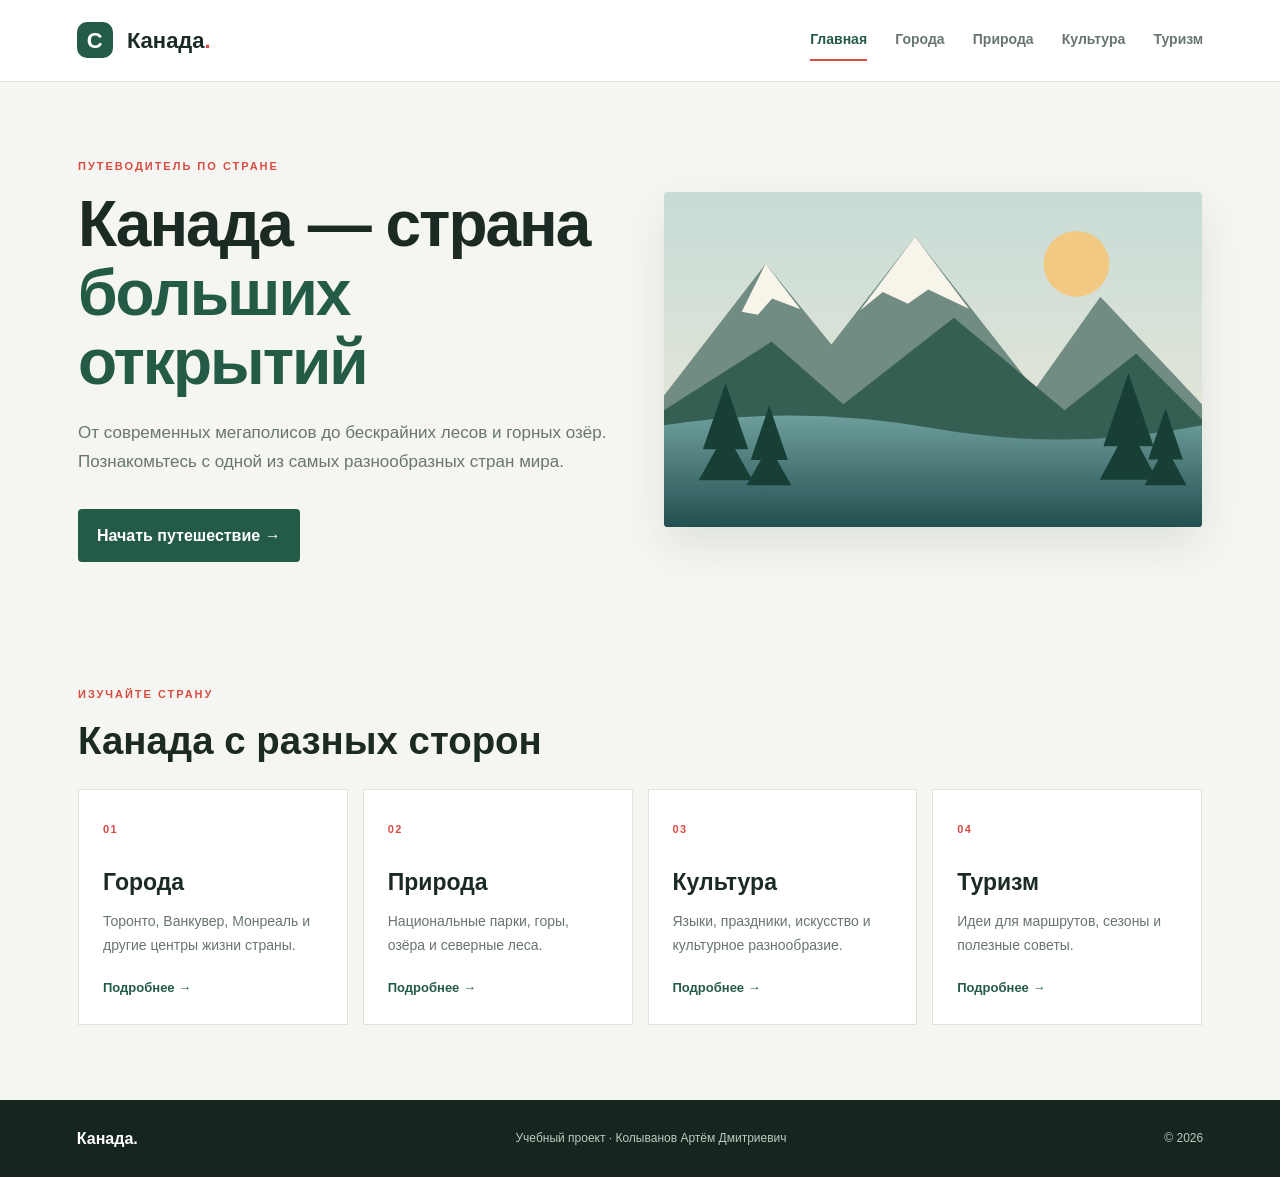
<file: index.html>
<!DOCTYPE html>
<html lang="ru"><head><meta charset="UTF-8"><meta name="viewport" content="width=device-width, initial-scale=1.0"><meta name="description" content="Путеводитель по Канаде: города, природа, культура и туризм."><title>Главная — Канада</title><link rel="stylesheet" href="css/style.css"></head>
<body><header class="header"><a class="brand" href="index.html"><span>C</span> Канада<span class="red">.</span></a><nav><a class="active" href="index.html">Главная</a><a class="" href="cities.html">Города</a><a class="" href="nature.html">Природа</a><a class="" href="culture.html">Культура</a><a class="" href="tourism.html">Туризм</a></nav></header><main><section class="hero"><div><p class="eyebrow">ПУТЕВОДИТЕЛЬ ПО СТРАНЕ</p><h1>Канада — страна<br><em>больших открытий</em></h1><p class="lead">От современных мегаполисов до бескрайних лесов и горных озёр. Познакомьтесь с одной из самых разнообразных стран мира.</p><a class="button" href="tourism.html">Начать путешествие →</a></div><img class="hero-image" src="images/canada-landscape.svg" alt="Горы, лес и озеро в Канаде"></section><section class="section"><p class="eyebrow">ИЗУЧАЙТЕ СТРАНУ</p><h2>Канада с разных сторон</h2><div class="grid"><a class="tile" href="cities.html"><small>01</small><h3>Города</h3><p>Торонто, Ванкувер, Монреаль и другие центры жизни страны.</p><b>Подробнее →</b></a><a class="tile" href="nature.html"><small>02</small><h3>Природа</h3><p>Национальные парки, горы, озёра и северные леса.</p><b>Подробнее →</b></a><a class="tile" href="culture.html"><small>03</small><h3>Культура</h3><p>Языки, праздники, искусство и культурное разнообразие.</p><b>Подробнее →</b></a><a class="tile" href="tourism.html"><small>04</small><h3>Туризм</h3><p>Идеи для маршрутов, сезоны и полезные советы.</p><b>Подробнее →</b></a></div></section></main><footer><strong>Канада.</strong><span>Учебный проект · Колыванов Артём Дмитриевич</span><span>© 2026</span></footer></body></html>
</file>
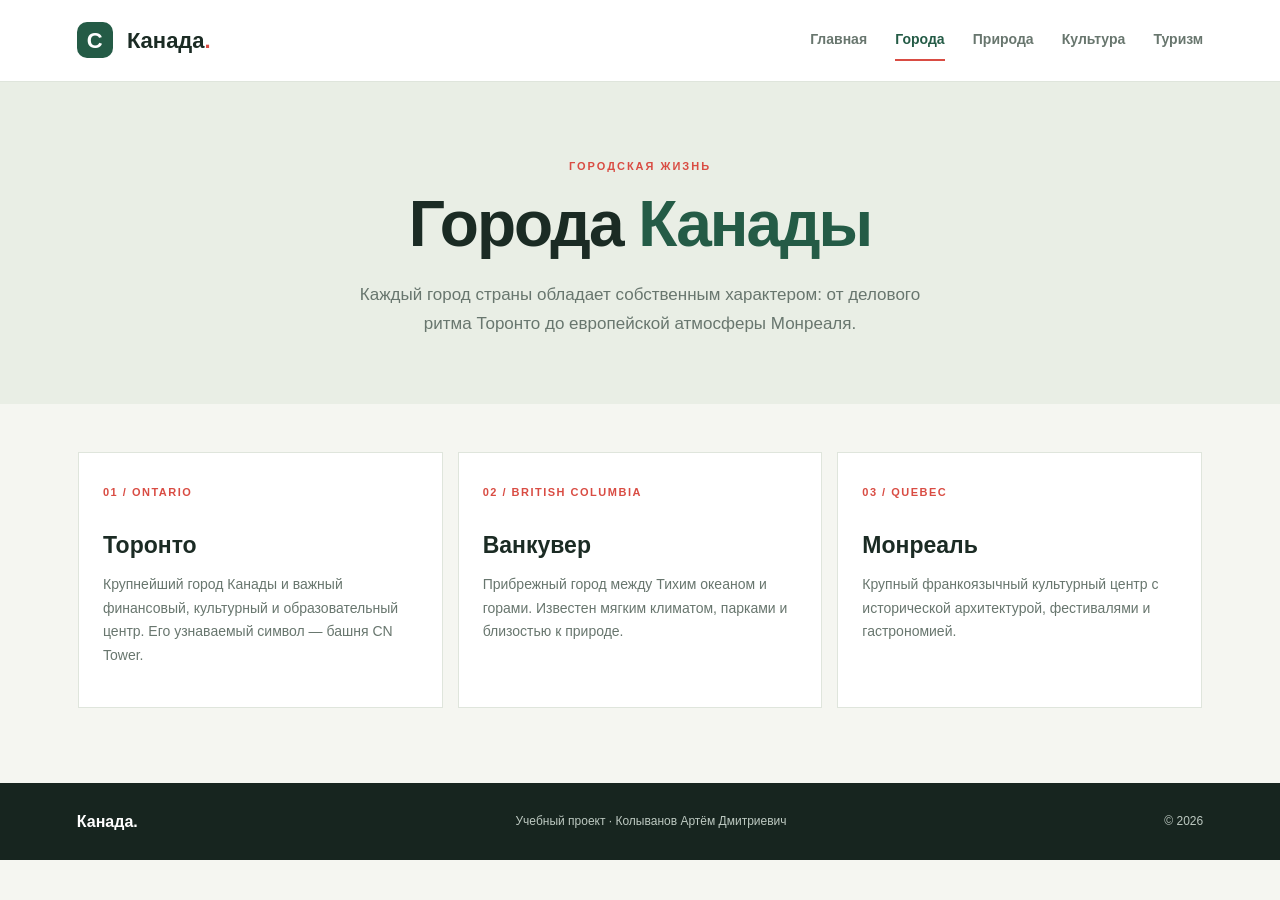
<file: cities.html>
<!DOCTYPE html>
<html lang="ru"><head><meta charset="UTF-8"><meta name="viewport" content="width=device-width, initial-scale=1.0"><meta name="description" content="Путеводитель по Канаде: города, природа, культура и туризм."><title>Города — Канада</title><link rel="stylesheet" href="css/style.css"></head>
<body><header class="header"><a class="brand" href="index.html"><span>C</span> Канада<span class="red">.</span></a><nav><a class="" href="index.html">Главная</a><a class="active" href="cities.html">Города</a><a class="" href="nature.html">Природа</a><a class="" href="culture.html">Культура</a><a class="" href="tourism.html">Туризм</a></nav></header><main><section class="page-hero"><p class="eyebrow">ГОРОДСКАЯ ЖИЗНЬ</p><h1>Города <em>Канады</em></h1><p>Каждый город страны обладает собственным характером: от делового ритма Торонто до европейской атмосферы Монреаля.</p></section><section class="section"><div class="grid three"><article class="tile"><small>01 / ONTARIO</small><h3>Торонто</h3><p>Крупнейший город Канады и важный финансовый, культурный и образовательный центр. Его узнаваемый символ — башня CN Tower.</p></article><article class="tile"><small>02 / BRITISH COLUMBIA</small><h3>Ванкувер</h3><p>Прибрежный город между Тихим океаном и горами. Известен мягким климатом, парками и близостью к природе.</p></article><article class="tile"><small>03 / QUEBEC</small><h3>Монреаль</h3><p>Крупный франкоязычный культурный центр с исторической архитектурой, фестивалями и гастрономией.</p></article></div></section></main><footer><strong>Канада.</strong><span>Учебный проект · Колыванов Артём Дмитриевич</span><span>© 2026</span></footer></body></html>
</file>
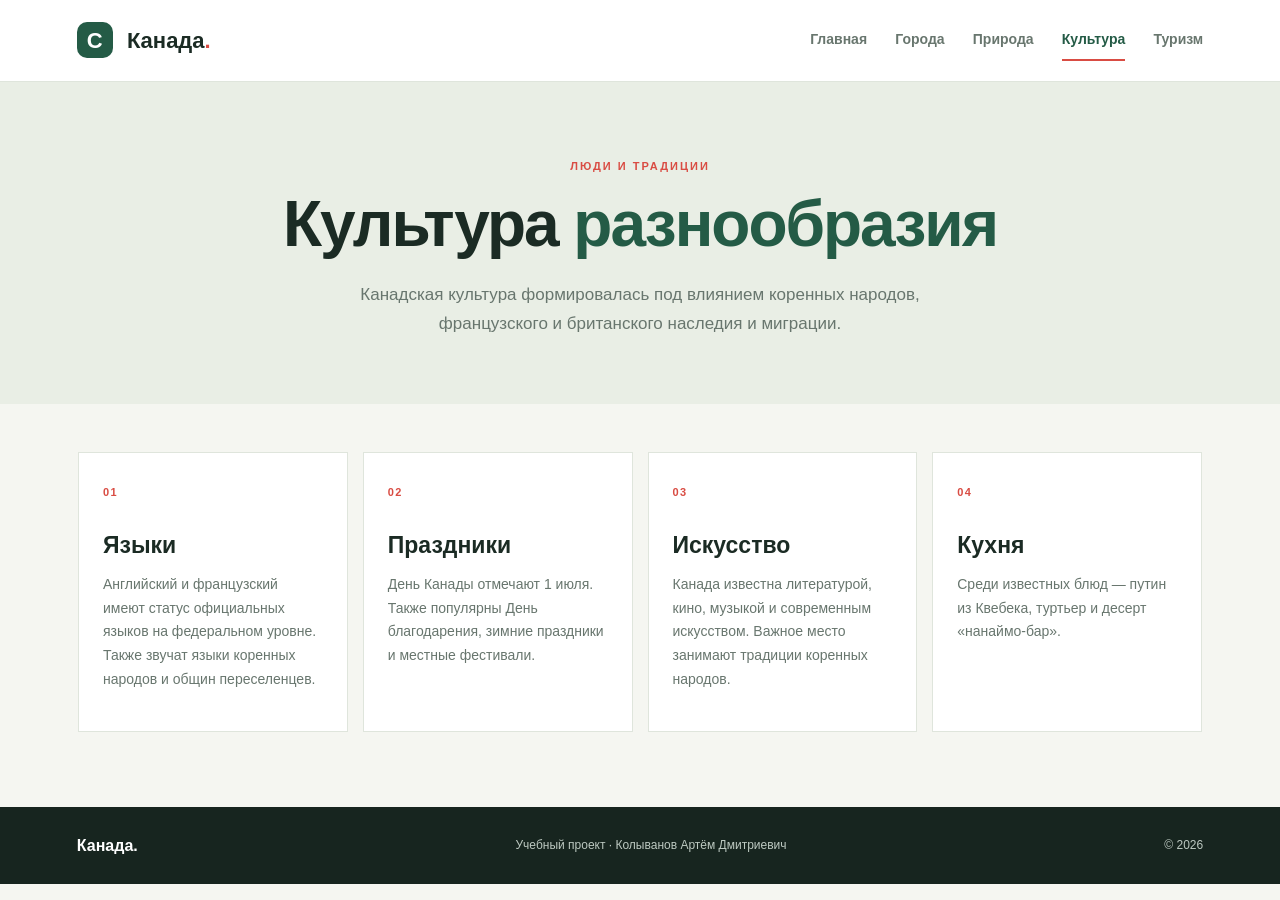
<file: culture.html>
<!DOCTYPE html>
<html lang="ru"><head><meta charset="UTF-8"><meta name="viewport" content="width=device-width, initial-scale=1.0"><meta name="description" content="Путеводитель по Канаде: города, природа, культура и туризм."><title>Культура — Канада</title><link rel="stylesheet" href="css/style.css"></head>
<body><header class="header"><a class="brand" href="index.html"><span>C</span> Канада<span class="red">.</span></a><nav><a class="" href="index.html">Главная</a><a class="" href="cities.html">Города</a><a class="" href="nature.html">Природа</a><a class="active" href="culture.html">Культура</a><a class="" href="tourism.html">Туризм</a></nav></header><main><section class="page-hero"><p class="eyebrow">ЛЮДИ И ТРАДИЦИИ</p><h1>Культура <em>разнообразия</em></h1><p>Канадская культура формировалась под влиянием коренных народов, французского и британского наследия и миграции.</p></section><section class="section"><div class="grid"><article class="tile"><small>01</small><h3>Языки</h3><p>Английский и французский имеют статус официальных языков на федеральном уровне. Также звучат языки коренных народов и общин переселенцев.</p></article><article class="tile"><small>02</small><h3>Праздники</h3><p>День Канады отмечают 1 июля. Также популярны День благодарения, зимние праздники и местные фестивали.</p></article><article class="tile"><small>03</small><h3>Искусство</h3><p>Канада известна литературой, кино, музыкой и современным искусством. Важное место занимают традиции коренных народов.</p></article><article class="tile"><small>04</small><h3>Кухня</h3><p>Среди известных блюд — путин из Квебека, туртьер и десерт «нанаймо-бар».</p></article></div></section></main><footer><strong>Канада.</strong><span>Учебный проект · Колыванов Артём Дмитриевич</span><span>© 2026</span></footer></body></html>
</file>
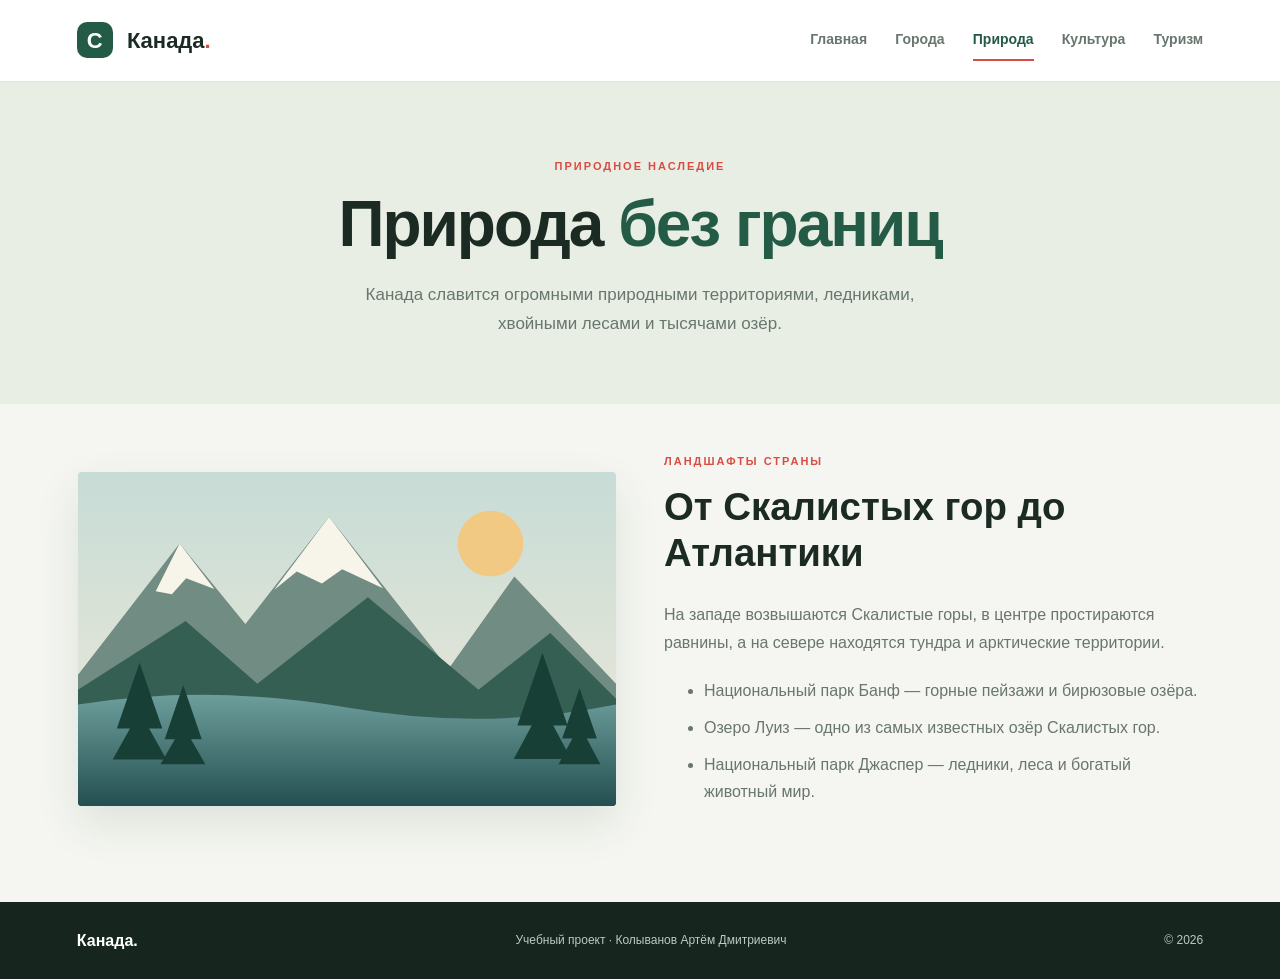
<file: nature.html>
<!DOCTYPE html>
<html lang="ru"><head><meta charset="UTF-8"><meta name="viewport" content="width=device-width, initial-scale=1.0"><meta name="description" content="Путеводитель по Канаде: города, природа, культура и туризм."><title>Природа — Канада</title><link rel="stylesheet" href="css/style.css"></head>
<body><header class="header"><a class="brand" href="index.html"><span>C</span> Канада<span class="red">.</span></a><nav><a class="" href="index.html">Главная</a><a class="" href="cities.html">Города</a><a class="active" href="nature.html">Природа</a><a class="" href="culture.html">Культура</a><a class="" href="tourism.html">Туризм</a></nav></header><main><section class="page-hero"><p class="eyebrow">ПРИРОДНОЕ НАСЛЕДИЕ</p><h1>Природа <em>без границ</em></h1><p>Канада славится огромными природными территориями, ледниками, хвойными лесами и тысячами озёр.</p></section><section class="section split"><img class="wide-image" src="images/canada-landscape.svg" alt="Канадский горный пейзаж"><div><p class="eyebrow">ЛАНДШАФТЫ СТРАНЫ</p><h2>От Скалистых гор до Атлантики</h2><p>На западе возвышаются Скалистые горы, в центре простираются равнины, а на севере находятся тундра и арктические территории.</p><ul><li>Национальный парк Банф — горные пейзажи и бирюзовые озёра.</li><li>Озеро Луиз — одно из самых известных озёр Скалистых гор.</li><li>Национальный парк Джаспер — ледники, леса и богатый животный мир.</li></ul></div></section></main><footer><strong>Канада.</strong><span>Учебный проект · Колыванов Артём Дмитриевич</span><span>© 2026</span></footer></body></html>
</file>
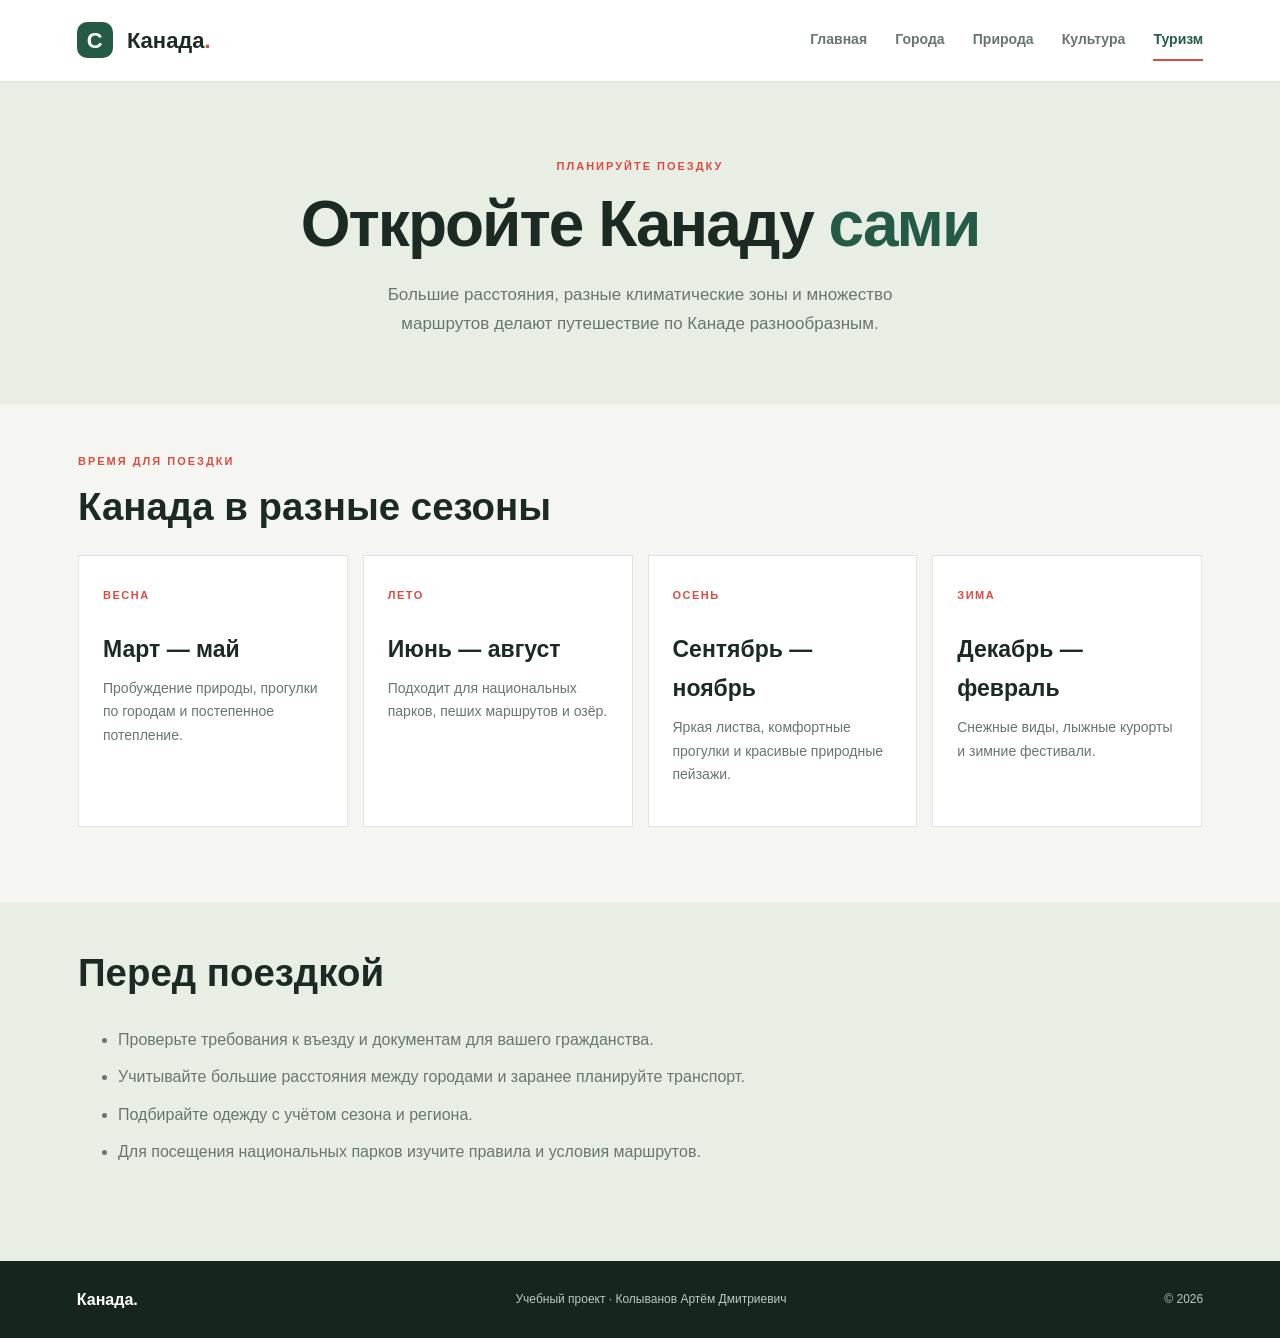
<file: tourism.html>
<!DOCTYPE html>
<html lang="ru"><head><meta charset="UTF-8"><meta name="viewport" content="width=device-width, initial-scale=1.0"><meta name="description" content="Путеводитель по Канаде: города, природа, культура и туризм."><title>Туризм — Канада</title><link rel="stylesheet" href="css/style.css"></head>
<body><header class="header"><a class="brand" href="index.html"><span>C</span> Канада<span class="red">.</span></a><nav><a class="" href="index.html">Главная</a><a class="" href="cities.html">Города</a><a class="" href="nature.html">Природа</a><a class="" href="culture.html">Культура</a><a class="active" href="tourism.html">Туризм</a></nav></header><main><section class="page-hero"><p class="eyebrow">ПЛАНИРУЙТЕ ПОЕЗДКУ</p><h1>Откройте Канаду <em>сами</em></h1><p>Большие расстояния, разные климатические зоны и множество маршрутов делают путешествие по Канаде разнообразным.</p></section><section class="section"><p class="eyebrow">ВРЕМЯ ДЛЯ ПОЕЗДКИ</p><h2>Канада в разные сезоны</h2><div class="grid"><article class="tile"><small>ВЕСНА</small><h3>Март — май</h3><p>Пробуждение природы, прогулки по городам и постепенное потепление.</p></article><article class="tile"><small>ЛЕТО</small><h3>Июнь — август</h3><p>Подходит для национальных парков, пеших маршрутов и озёр.</p></article><article class="tile"><small>ОСЕНЬ</small><h3>Сентябрь — ноябрь</h3><p>Яркая листва, комфортные прогулки и красивые природные пейзажи.</p></article><article class="tile"><small>ЗИМА</small><h3>Декабрь — февраль</h3><p>Снежные виды, лыжные курорты и зимние фестивали.</p></article></div></section><section class="section pale"><h2>Перед поездкой</h2><ul><li>Проверьте требования к въезду и документам для вашего гражданства.</li><li>Учитывайте большие расстояния между городами и заранее планируйте транспорт.</li><li>Подбирайте одежду с учётом сезона и региона.</li><li>Для посещения национальных парков изучите правила и условия маршрутов.</li></ul></section></main><footer><strong>Канада.</strong><span>Учебный проект · Колыванов Артём Дмитриевич</span><span>© 2026</span></footer></body></html>
</file>
<file: css/style.css>
:root{--green:#245b46;--ink:#1b2b24;--muted:#68766e;--paper:#f5f6f1;--line:#dfe5dc;--red:#d94c43}*{box-sizing:border-box}body{margin:0;background:var(--paper);color:var(--ink);font:16px/1.7 Arial,sans-serif}a{color:inherit;text-decoration:none}.header{height:auto;min-height:82px;padding:16px 6%;display:flex;align-items:center;justify-content:space-between;gap:25px;background:#fff;border-bottom:1px solid var(--line);position:sticky;top:0;z-index:5}.brand{font-size:22px;font-weight:800;white-space:nowrap}.brand span:first-child{display:inline-grid;place-items:center;background:var(--green);color:white;width:36px;height:36px;border-radius:10px;margin-right:8px}.red{color:var(--red)}nav{display:flex;gap:clamp(12px,2.2vw,30px);flex-wrap:wrap}nav a{font-size:14px;font-weight:700;color:var(--muted);padding:8px 0;border-bottom:2px solid transparent}nav a:hover,nav a.active{color:var(--green);border-color:var(--red)}main{min-height:75vh}.hero,.split{max-width:1180px;margin:auto;padding:75px 28px;display:grid;grid-template-columns:1fr 1fr;gap:48px;align-items:center}.hero h1,.page-hero h1{font-size:clamp(42px,5vw,68px);line-height:1.08;letter-spacing:-2px;margin:0 0 22px}.hero h1 em,.page-hero h1 em{color:var(--green);font-style:normal}.eyebrow{font-size:11px;font-weight:800;letter-spacing:2px;color:var(--red);margin:0 0 14px}.lead,.page-hero>p:last-child{color:var(--muted);font-size:17px;max-width:570px}.button{display:inline-block;margin-top:15px;background:var(--green);color:white;padding:13px 19px;border-radius:4px;font-weight:700}.hero-image,.wide-image{width:100%;display:block;border-radius:4px;box-shadow:0 18px 45px #203c301c}.section{max-width:1180px;margin:auto;padding:48px 28px 75px}.section h2,.split h2{font-size:clamp(28px,3vw,39px);line-height:1.2;margin:0 0 25px}.grid{display:grid;grid-template-columns:repeat(4,1fr);gap:15px}.grid.three{grid-template-columns:repeat(3,1fr)}.tile{background:#fff;border:1px solid var(--line);padding:24px;min-height:205px;transition:.2s}.tile:hover{transform:translateY(-4px);box-shadow:0 12px 35px #203c3015}.tile small{font-size:11px;font-weight:800;letter-spacing:1.5px;color:var(--red)}.tile h3{font-size:23px;margin:22px 0 8px}.tile p{font-size:14px;color:var(--muted);margin:0 0 15px}.tile b{font-size:13px;color:var(--green)}.page-hero{text-align:center;background:#e9eee5;padding:75px 24px 65px}.page-hero>p:last-child{margin:0 auto}.split{grid-template-columns:1fr 1fr}.split p:not(.eyebrow),li{color:var(--muted)}li{padding:5px 0}.pale{background:#e9eee5;max-width:none;padding-left:max(calc((100% - 1124px)/2),28px);padding-right:max(calc((100% - 1124px)/2),28px)}footer{background:#17251f;color:#fff;padding:25px 6%;display:flex;justify-content:space-between;gap:18px;align-items:center;flex-wrap:wrap}footer span{font-size:12px;color:#bdc9c1}@media(max-width:850px){.header{align-items:flex-start;flex-direction:column}.hero,.split{grid-template-columns:1fr;padding-top:48px}.grid{grid-template-columns:repeat(2,1fr)}}@media(max-width:560px){.header{padding:14px 20px}nav{gap:14px}nav a{font-size:12px}.hero,.split,.section{padding-left:20px;padding-right:20px}.grid,.grid.three{grid-template-columns:1fr}.page-hero{padding:50px 20px}.hero h1,.page-hero h1{letter-spacing:-1px}footer{flex-direction:column;align-items:flex-start}}
</file>
